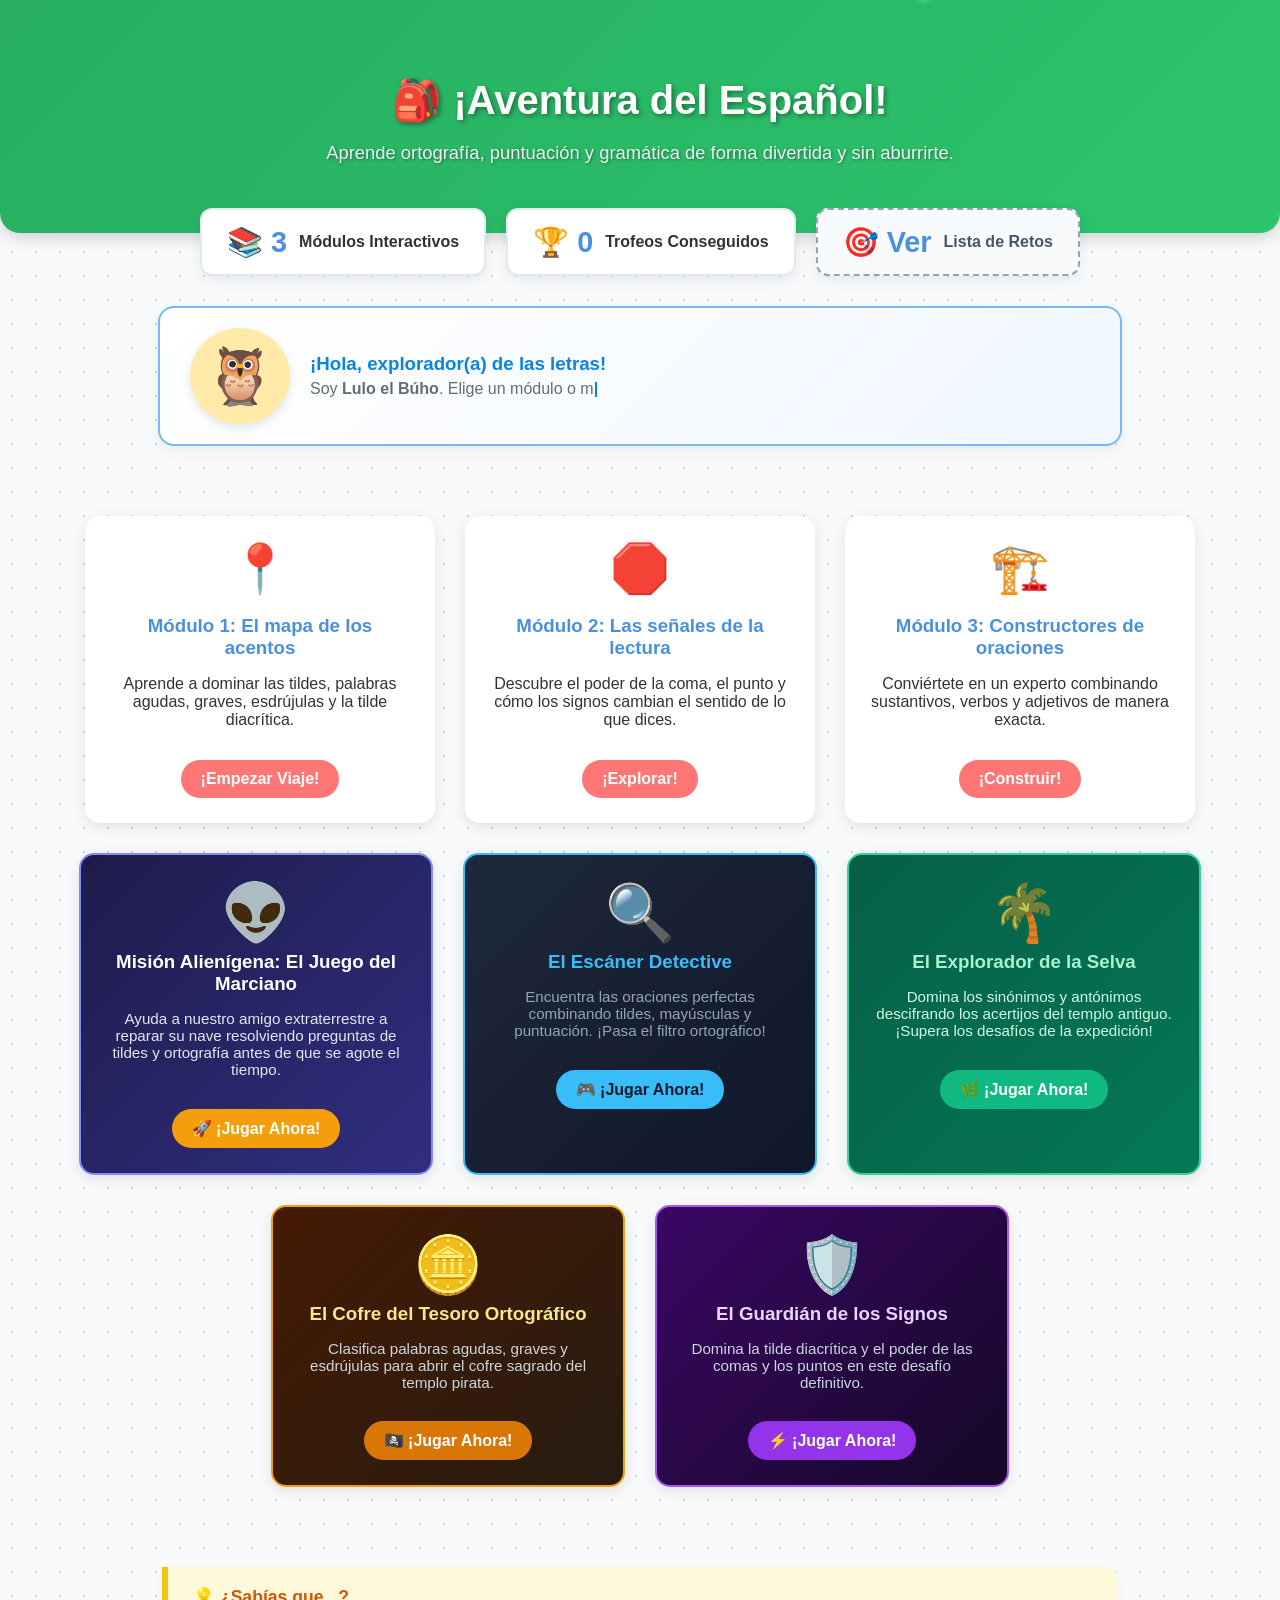
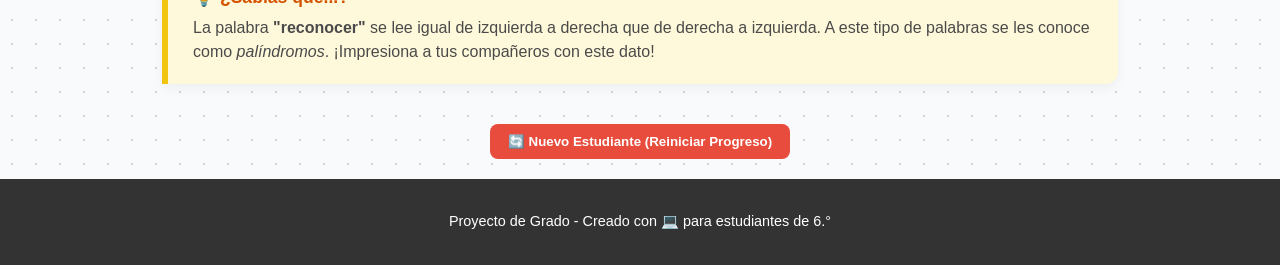
<file: index.html>
<!DOCTYPE html>
<html lang="es">
<head>
    <meta charset="UTF-8">
    <meta name="viewport" content="width=device-width, initial-scale=1.0">
    <title>Aventura del Español - 6° Grado</title>
    <link rel="stylesheet" href="style.css">
</head>
<body>

    <header class="hero">
        <div id="lluvia-letras"></div>

        <div class="hero-content">
            <h1>🎒 ¡Aventura del Español!</h1>
            <p>Aprende ortografía, puntuación y gramática de forma divertida y sin aburrirte.</p>
        </div>
    </header>

    <div class="barra-estadisticas">
        <div class="caja-dato">
            <span class="num">📚 3</span>
            <span>Módulos Interactivos</span>
        </div>
        <div class="caja-dato">
            <span class="num" id="contador-logros">🏆 0</span>
            <span>Trofeos Conseguidos</span>
        </div>
        <!-- Botón que lleva a la página de retos -->
        <a href="retos.html" class="caja-dato" style="text-decoration: none; color: inherit; cursor: pointer; background-color: #f8fafc; border: 2px dashed #94a3b8; transition: transform 0.2s;">
            <span class="num">🎯 Ver</span>
            <span style="font-weight: bold; color: #475569;">Lista de Retos</span>
        </a>
    </div>

    <div class="seccion-mascota">
        <div class="avatar-mascota">🦉</div>
        <div class="mensaje-mascota">
            <h3>¡Hola, explorador(a) de las letras!</h3>
            <p>Soy <b>Lulo el Búho</b>. <span id="texto-maquina"></span><span class="cursor-maquina">|</span></p>
        </div>
    </div>

    <main class="contenedor-modulos">
        
        <div id="tarjeta-mod-1" class="tarjeta-modulo">
            <div class="icono">📍</div>
            <h3>Módulo 1: El mapa de los acentos</h3>
            <p>Aprende a dominar las tildes, palabras agudas, graves, esdrújulas y la tilde diacrítica.</p>
            <a href="modulo1.html" class="boton">¡Empezar Viaje!</a>
        </div>

        <!-- Módulo 2 -->
        <div id="tarjeta-mod-2" class="tarjeta-modulo">
            <div class="icono">🛑</div>
            <h3>Módulo 2: Las señales de la lectura</h3>
            <p>Descubre el poder de la coma, el punto y cómo los signos cambian el sentido de lo que dices.</p>
            <a href="modulo2.html" class="boton">¡Explorar!</a>
        </div>

        <!-- Módulo 3 (Test / Rascacielos) -->
        <div id="tarjeta-mod-3" class="tarjeta-modulo">
            <div class="icono">🏗️</div>
            <h3>Módulo 3: Constructores de oraciones</h3>
            <p>Conviértete en un experto combinando sustantivos, verbos y adjetivos de manera exacta.</p>
            <a href="modulo3.html" class="boton">¡Construir!</a>
        </div>

        <!-- JUEGO 1: EL MARCIANO -->
        <div id="tarjeta-juego-marciano" class="tarjeta-modulo" style="background: linear-gradient(135deg, #1e1b4b, #312e81); color: #ffffff; border: 2px solid #818cf8; text-align: center;">
            <div class="icono" style="font-size: 3.5rem; margin-bottom: 5px;">👽</div>
            <h3 style="color: #ffffff; margin-top: 5px;">Misión Alienígena: El Juego del Marciano</h3>
            <p style="color: #e2e8f0; font-size: 0.95rem;">Ayuda a nuestro amigo extraterrestre a reparar su nave resolviendo preguntas de tildes y ortografía antes de que se agote el tiempo.</p>
            <a href="juegos.html" class="boton" style="background-color: #f59e0b; color: #ffffff; font-weight: bold;">🚀 ¡Jugar Ahora!</a>
        </div>

        <!-- JUEGO 2: EL ESCÁNER DETECTIVE -->
        <div id="tarjeta-juego-detective" class="tarjeta-modulo" style="background: linear-gradient(135deg, #1e293b, #0f172a); color: #ffffff; border: 2px solid #38bdf8; text-align: center;">
            <div class="icono" style="font-size: 3.5rem; margin-bottom: 5px;">🔍</div>
            <h3 style="color: #38bdf8; margin-top: 5px;">El Escáner Detective</h3>
            <p style="color: #94a3b8; font-size: 0.95rem;">Encuentra las oraciones perfectas combinando tildes, mayúsculas y puntuación. ¡Pasa el filtro ortográfico!</p>
            <a href="detective.html" class="boton" style="background-color: #38bdf8; color: #0f172a; font-weight: bold;">🎮 ¡Jugar Ahora!</a>
        </div>

        <!-- JUEGO 3: EL EXPLORADOR DE LA SELVA -->
        <div id="tarjeta-juego-explorador" class="tarjeta-modulo" style="background: linear-gradient(135deg, #065f46, #047857); color: #ffffff; border: 2px solid #34d399; text-align: center;">
            <div class="icono" style="font-size: 3.5rem; margin-bottom: 5px;">🌴</div>
            <h3 style="color: #a7f3d0; margin-top: 5px;">El Explorador de la Selva</h3>
            <p style="color: #d1fae5; font-size: 0.95rem;">Domina los sinónimos y antónimos descifrando los acertijos del templo antiguo. ¡Supera los desafíos de la expedición!</p>
            <a href="explorador.html" class="boton" style="background-color: #10b981; color: #ffffff; font-weight: bold;">🌿 ¡Jugar Ahora!</a>
        </div>

        <!-- JUEGO 4: EL COFRE DEL TESORO ORTOGRÁFICO (ESTILO PIRATA) -->
        <div id="tarjeta-juego-tesoro" class="tarjeta-modulo" style="background: linear-gradient(135deg, #451a03, #271c12); color: #fef3c7; border: 2px solid #f59e0b; text-align: center;">
            <div class="icono" style="font-size: 3.5rem; margin-bottom: 5px;">🪙</div>
            <h3 style="color: #fde68a; margin-top: 5px;">El Cofre del Tesoro Ortográfico</h3>
            <p style="color: #d1d5db; font-size: 0.95rem;">Clasifica palabras agudas, graves y esdrújulas para abrir el cofre sagrado del templo pirata.</p>
            <a href="tesoro.html" class="boton" style="background-color: #d97706; color: #ffffff; font-weight: bold;">🏴‍☠️ ¡Jugar Ahora!</a>
        </div>

        <!-- JUEGO 5: EL GUARDIÁN DE LOS SIGNOS (ESTILO ARCANO / MÍSTICO) -->
        <div id="tarjeta-juego-guardian" class="tarjeta-modulo" style="background: linear-gradient(135deg, #3b0764, #140826); color: #f3e8ff; border: 2px solid #a855f7; text-align: center;">
            <div class="icono" style="font-size: 3.5rem; margin-bottom: 5px;">🛡️</div>
            <h3 style="color: #e9d5ff; margin-top: 5px;">El Guardián de los Signos</h3>
            <p style="color: #cbd5e1; font-size: 0.95rem;">Domina la tilde diacrítica y el poder de las comas y los puntos en este desafío definitivo.</p>
            <a href="guardian.html" class="boton" style="background-color: #9333ea; color: #ffffff; font-weight: bold;">⚡ ¡Jugar Ahora!</a>
        </div>

    </main>

    <div class="caja-dato-curioso">
        <h4>💡 ¿Sabías que...?</h4>
        <p>La palabra <b>"reconocer"</b> se lee igual de izquierda a derecha que de derecha a izquierda. A este tipo de palabras se les conoce como <i>palíndromos</i>. ¡Impresiona a tus compañeros con este dato!</p>
    </div>

    <div style="text-align: center; margin: 30px 0 20px 0;">
        <button onclick="reiniciarProgreso()" style="background-color: #e74c3c; color: white; border: none; padding: 10px 18px; border-radius: 8px; cursor: pointer; font-weight: bold;">
            🔄 Nuevo Estudiante (Reiniciar Progreso)
        </button>
    </div>

    <footer>
        <p>Proyecto de Grado - Creado con 💻 para estudiantes de 6.°</p>
    </footer>

    <script src="index_logica.js"></script>
</body>
</html>
</file>
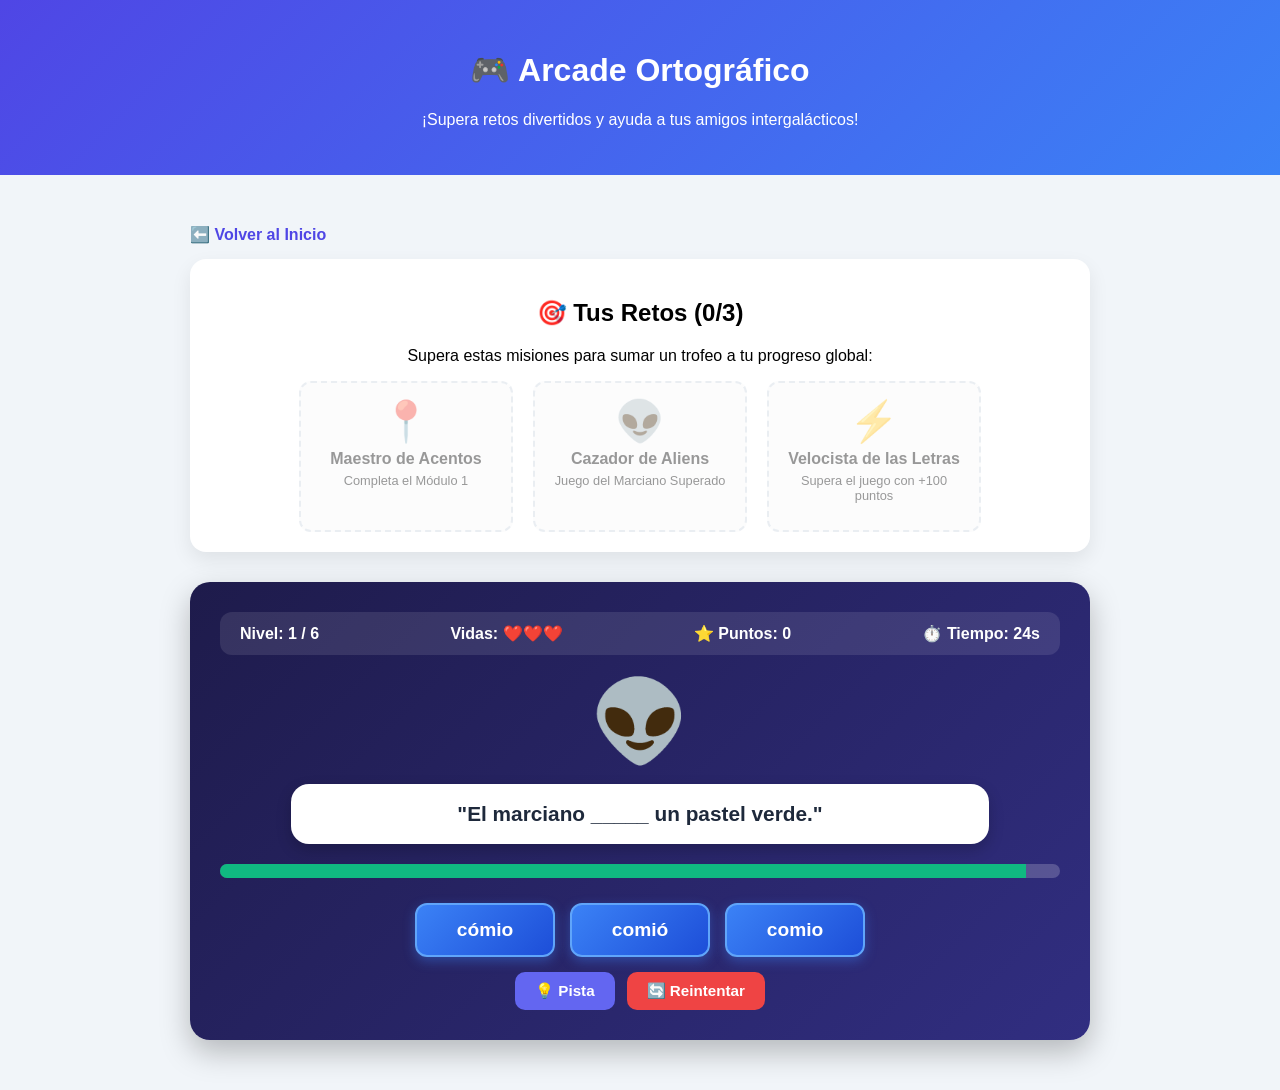
<file: juegos.html>
<!DOCTYPE html>
<html lang="es">
<head>
    <meta charset="UTF-8">
    <meta name="viewport" content="width=device-width, initial-scale=1.0">
    <title>Arcade Ortográfico - Misión Alienígena</title>
    <style>
        /* Estilos generales */
        body {
            font-family: 'Segoe UI', Tahoma, Geneva, Verdana, sans-serif;
            background-color: #f1f5f9;
            margin: 0;
            padding: 0;
        }

        .hero {
            background: linear-gradient(135deg, #4f46e5, #3b82f6);
            color: white;
            text-align: center;
        }

        .contenedor-juegos {
            max-width: 900px;
            margin: 30px auto;
            padding: 20px;
        }

        /* Sección de Retos (Antes Vitrina de Trofeos) */
        .seccion-trofeos {
            background: #ffffff;
            border-radius: 16px;
            padding: 20px;
            box-shadow: 0 8px 20px rgba(0,0,0,0.08);
            margin-bottom: 30px;
            text-align: center;
        }

        .grid-trofeos {
            display: flex;
            justify-content: center;
            gap: 20px;
            flex-wrap: wrap;
            margin-top: 15px;
        }

        .tarjeta-trofeo {
            background: #f8f9fa;
            border: 2px dashed #cbd5e1;
            border-radius: 12px;
            padding: 15px;
            width: 180px;
            text-align: center;
            opacity: 0.4;
            transition: all 0.3s ease;
        }

        .tarjeta-trofeo.desbloqueado {
            opacity: 1;
            border: 2px solid #f1c40f;
            background: #fffdf0;
            box-shadow: 0 4px 12px rgba(241, 196, 15, 0.25);
            transform: scale(1.03);
        }

        .tarjeta-trofeo .emoji-trofeo {
            font-size: 2.5rem;
            display: block;
            margin-bottom: 5px;
        }

        /* Área del Juego del Marciano */
        .arena-juego {
            background: linear-gradient(135deg, #1e1b4b, #312e81);
            color: #ffffff;
            border-radius: 20px;
            padding: 30px;
            box-shadow: 0 12px 30px rgba(0, 0, 0, 0.25);
            text-align: center;
            position: relative;
            transition: background 0.5s ease, box-shadow 0.5s ease;
        }

        .arena-juego.juego-completado {
            background: linear-gradient(135deg, #059669, #10b981);
            box-shadow: 0 12px 30px rgba(16, 185, 129, 0.4);
        }

        .encabezado-juego {
            display: flex;
            justify-content: space-between;
            align-items: center;
            background: rgba(255, 255, 255, 0.1);
            padding: 12px 20px;
            border-radius: 12px;
            margin-bottom: 20px;
            font-weight: bold;
            flex-wrap: wrap;
            gap: 10px;
        }

        .encabezado-juego.completado-texto {
            justify-content: center;
            font-size: 1.5rem;
            background: rgba(255, 255, 255, 0.2);
        }

        .avatar-alien {
            font-size: 5rem;
            margin: 10px 0;
            animation: flotarAlien 3s ease-in-out infinite;
        }

        @keyframes flotarAlien {
            0%, 100% { transform: translateY(0px); }
            50% { transform: translateY(-12px); }
        }

        .bocadillo-alien {
            background: #ffffff;
            color: #1e293b;
            padding: 18px 24px;
            border-radius: 18px;
            font-size: 1.3rem;
            font-weight: bold;
            margin: 15px auto;
            max-width: 650px;
            box-shadow: 0 6px 15px rgba(0,0,0,0.2);
            position: relative;
        }

        .contenedor-tiempo {
            width: 100%;
            background: rgba(255, 255, 255, 0.2);
            border-radius: 10px;
            height: 14px;
            margin: 20px 0;
            overflow: hidden;
        }

        .barra-tiempo {
            height: 100%;
            width: 100%;
            background: #10b981;
            transition: width 1s linear, background-color 0.3s;
        }

        .grid-opciones {
            display: flex;
            justify-content: center;
            gap: 15px;
            flex-wrap: wrap;
            margin: 25px 0 15px 0;
        }

        .btn-opcion-palabra {
            background: linear-gradient(135deg, #3b82f6, #1d4ed8);
            color: #ffffff;
            border: 2px solid #60a5fa;
            padding: 14px 28px;
            font-size: 1.2rem;
            border-radius: 12px;
            font-weight: bold;
            cursor: pointer;
            box-shadow: 0 4px 12px rgba(59, 130, 246, 0.4);
            transition: transform 0.2s, background 0.2s, opacity 0.2s;
            min-width: 140px;
        }

        .btn-opcion-palabra:hover:not(:disabled) {
            transform: translateY(-3px) scale(1.04);
            background: linear-gradient(135deg, #60a5fa, #2563eb);
            box-shadow: 0 6px 18px rgba(59, 130, 246, 0.6);
        }

        .btn-opcion-palabra:disabled {
            background: #64748b;
            border-color: #94a3b8;
            opacity: 0.4;
            cursor: not-allowed;
            box-shadow: none;
        }

        .caja-acciones {
            display: flex;
            justify-content: center;
            gap: 12px;
            margin-top: 15px;
        }

        .boton-juego {
            border: none;
            padding: 10px 20px;
            font-size: 0.95rem;
            border-radius: 10px;
            font-weight: bold;
            cursor: pointer;
            transition: transform 0.2s, background-color 0.2s;
            color: #ffffff;
        }

        .boton-pista { background-color: #6366f1; }
        .boton-pista:hover:not(:disabled) { background-color: #4f46e5; transform: translateY(-2px); }
        .boton-reintentar { background-color: #ef4444; }
        .boton-reintentar:hover { background-color: #dc2626; transform: translateY(-2px); }

        .caja-retroalimentacion {
            display: none;
            margin-top: 18px;
            padding: 15px;
            border-radius: 12px;
            font-weight: 500;
        }

        .caja-retroalimentacion.correcta {
            background-color: rgba(255, 255, 255, 0.25);
            border: 1px solid #ffffff;
            color: #ffffff;
        }

        .caja-retroalimentacion.incorrecta {
            background-color: rgba(239, 68, 68, 0.25);
            border: 1px solid #ef4444;
            color: #fca5a5;
        }

        .boton-volver {
            display: inline-block;
            margin-bottom: 15px;
            color: #4f46e5;
            text-decoration: none;
            font-weight: bold;
        }
    </style>
</head>
<body>

    <header class="hero" style="padding: 30px 20px;">
        <div class="hero-content">
            <h1>🎮 Arcade Ortográfico</h1>
            <p>¡Supera retos divertidos y ayuda a tus amigos intergalácticos!</p>
        </div>
    </header>

    <div class="contenedor-juegos">
        <a href="index.html" class="boton-volver">⬅️ Volver al Inicio</a>

        <section class="seccion-trofeos">
            <h2>🎯 Tus Retos (<span id="contador-trofeos">0</span>/3)</h2>
            <p>Supera estas misiones para sumar un trofeo a tu progreso global:</p>
            <div class="grid-trofeos">
                <div id="trofeo-mod1" class="tarjeta-trofeo">
                    <span class="emoji-trofeo">📍</span>
                    <strong>Maestro de Acentos</strong>
                    <p style="font-size: 0.8rem; margin-top: 5px;">Completa el Módulo 1</p>
                </div>

                <div id="trofeo-alien" class="tarjeta-trofeo">
                    <span class="emoji-trofeo">👽</span>
                    <strong>Cazador de Aliens</strong>
                    <p style="font-size: 0.8rem; margin-top: 5px;">Juego del Marciano Superado</p>
                </div>

                <div id="trofeo-velocidad" class="tarjeta-trofeo">
                    <span class="emoji-trofeo">⚡</span>
                    <strong>Velocista de las Letras</strong>
                    <p style="font-size: 0.8rem; margin-top: 5px;">Supera el juego con +100 puntos</p>
                </div>
            </div>
        </section>

        <section id="zona-juego" class="arena-juego">
            <div id="encabezado-dinamico" class="encabezado-juego"></div>
            <div id="alien-avatar" class="avatar-alien">👽</div>
            <div class="bocadillo-alien">
                <span id="mensaje-alien">Cargando misión...</span>
            </div>
            <div class="contenedor-tiempo">
                <div id="barra-tiempo" class="barra-tiempo"></div>
            </div>
            <div id="contenedor-opciones" class="grid-opciones"></div>
            <div class="caja-acciones">
                <button id="btn-pista-juego" class="boton-juego boton-pista" onclick="usarPista()">💡 Pista</button>
                <button class="boton-juego boton-reintentar" onclick="reintentarJuego()">🔄 Reintentar</button>
            </div>
            <div id="caja-feedback" class="caja-retroalimentacion"></div>
        </section>
    </div>

    <script>
        const AudioContext = window.AudioContext || window.webkitAudioContext;
        let audioCtx = null;

        function iniciarAudio() {
            if (!audioCtx) audioCtx = new AudioContext();
            if (audioCtx.state === 'suspended') audioCtx.resume();
        }

        function tocarSonido(tipo) {
            iniciarAudio();
            if (!audioCtx) return;
            const osc = audioCtx.createOscillator();
            const gain = audioCtx.createGain();
            osc.connect(gain);
            gain.connect(audioCtx.destination);
            const ahora = audioCtx.currentTime;

            if (tipo === 'acierto') {
                osc.type = 'sine';
                osc.frequency.setValueAtTime(523.25, ahora);
                osc.frequency.setValueAtTime(659.25, ahora + 0.08);
                gain.gain.setValueAtTime(0.15, ahora);
                gain.gain.exponentialRampToValueAtTime(0.001, ahora + 0.35);
                osc.start(ahora);
                osc.stop(ahora + 0.35);
            } else if (tipo === 'victoria') {
                osc.type = 'sine';
                osc.frequency.setValueAtTime(523.25, ahora);
                osc.frequency.setValueAtTime(783.99, ahora + 0.12);
                osc.frequency.setValueAtTime(1046.50, ahora + 0.24);
                gain.gain.setValueAtTime(0.2, ahora);
                gain.gain.exponentialRampToValueAtTime(0.001, ahora + 0.6);
                osc.start(ahora);
                osc.stop(ahora + 0.6);
            } else {
                osc.type = 'sawtooth';
                osc.frequency.setValueAtTime(180, ahora);
                osc.frequency.linearRampToValueAtTime(80, ahora + 0.25);
                gain.gain.setValueAtTime(0.2, ahora);
                gain.gain.exponentialRampToValueAtTime(0.001, ahora + 0.25);
                osc.start(ahora);
                osc.stop(ahora + 0.25);
            }
        }

        const bancoBasePreguntas = [
            { fraseIncompleta: "El marciano _____ un pastel verde.", opciones: ["comio", "comió", "cómio"], correcta: "comió", pista: "Lleva tilde por ser palabra aguda terminada en vocal.", regla: "¡Excelente! 'Comió' lleva tilde en la 'ó'." },
            { fraseIncompleta: "Ayer _____ la luna en nave.", opciones: ["vicitamos", "visitamos", "bisitamos"], correcta: "visitamos", pista: "Se escribe con 'v' y con 's'.", regla: "¡Bien! 'Visitamos' va con S, no con C." },
            { fraseIncompleta: "No _____ si podré volver a mi planeta.", opciones: ["se", "sé", "ce"], correcta: "sé", pista: "'Sé' del verbo saber lleva tilde diacrítica.", regla: "¡Increíble! Corregiste la tilde diacrítica de 'sé'." },
            { fraseIncompleta: "La nave _____ una falla en el motor.", opciones: ["tubo", "tuvo", "tubó"], correcta: "tuvo", pista: "Del verbo tener, se escribe con 'v'.", regla: "¡Correcto! 'Tuvo' (del verbo tener) va con V." },
            { fraseIncompleta: "Me gusta comprender la _____.", opciones: ["gramatica", "gramática", "gramatíca"], correcta: "gramática", pista: "Lleva tilde por ser esdrújula.", regla: "¡Súper! 'gramática' es esdrújula." },
            { fraseIncompleta: "El astronauta lleva un _____ espacial.", opciones: ["casco", "kasco", "cazco"], correcta: "casco", pista: "Se escribe con C inicial y S en medio.", regla: "¡Excelente! Se escribe con C y S." }
        ];

        let bancoPreguntasMezclado = [];
        let nivelActual = 0;
        let puntos = 0;
        let vidas = 3;
        let tiempoRestante = 25;
        let temporizador = null;
        let tiempoMaximo = 25;

        function mezclarArreglo(arreglo) {
            return [...arreglo].sort(() => Math.random() - 0.5);
        }

        document.addEventListener("DOMContentLoaded", function() {
            comprobarTrofeos();
            if (localStorage.getItem("juego_marciano_completado") === "true") {
                restaurarJuegoCompletado();
            } else {
                iniciarJuegoNuevo();
            }
        });

        function restaurarJuegoCompletado() {
            document.getElementById("zona-juego").classList.add("juego-completado");
            const encabezado = document.getElementById("encabezado-dinamico");
            encabezado.className = "encabezado-juego completado-texto";
            encabezado.innerHTML = "✅ JUEGO COMPLETADO";
            document.getElementById("alien-avatar").innerText = "🏆";
            document.getElementById("mensaje-alien").innerText = "¡Misión completada con éxito!";
            document.getElementById("contenedor-opciones").innerHTML = "";
            document.getElementById("btn-pista-juego").disabled = true;

            const feedback = document.getElementById("caja-feedback");
            feedback.className = "caja-retroalimentacion correcta";
            feedback.innerHTML = "🎉 Ya ganaste esta misión y tus retos están a salvo. Si deseas seguir practicando, presiona <b>🔄 Reintentar</b>.";
            feedback.style.display = "block";
            document.getElementById("barra-tiempo").style.width = "100%";
        }

        function construirEncabezado() {
            const encabezado = document.getElementById("encabezado-dinamico");
            encabezado.className = "encabezado-juego";
            encabezado.innerHTML = `
                <span>Nivel: <span id="txt-nivel">${nivelActual + 1}</span> / <span id="txt-total-niveles">${bancoPreguntasMezclado.length}</span></span>
                <span>Vidas: <span id="txt-vidas">❤️❤️❤️</span></span>
                <span>⭐ Puntos: <span id="txt-puntos">${puntos}</span></span>
                <span>⏱️ Tiempo: <span id="txt-tiempo">${tiempoRestante}</span>s</span>
            `;
            actualizarVidasUI();
        }

        function iniciarJuegoNuevo() {
            bancoPreguntasMezclado = mezclarArreglo(bancoBasePreguntas);
            nivelActual = 0;
            puntos = 0;
            vidas = 3;
            document.getElementById("zona-juego").classList.remove("juego-completado");
            document.getElementById("caja-feedback").style.display = "none";
            construirEncabezado();
            iniciarNivel();
        }

        function actualizarVidasUI() {
            const vidasContenedor = document.getElementById("txt-vidas");
            if (vidasContenedor) vidasContenedor.innerText = vidas > 0 ? "❤️".repeat(vidas) : "💀";
        }

        function iniciarNivel() {
            if (nivelActual >= bancoPreguntasMezclado.length) {
                completarJuego();
                return;
            }

            const datos = bancoPreguntasMezclado[nivelActual];
            const txtNivel = document.getElementById("txt-nivel");
            if(txtNivel) txtNivel.innerText = nivelActual + 1;
            document.getElementById("mensaje-alien").innerText = `"${datos.fraseIncompleta}"`;
            document.getElementById("caja-feedback").style.display = "none";
            document.getElementById("alien-avatar").innerText = "👽";
            document.getElementById("btn-pista-juego").disabled = false;

            const contenedorOpciones = document.getElementById("contenedor-opciones");
            contenedorOpciones.innerHTML = "";
            const opcionesAleatorias = mezclarArreglo(datos.opciones);
            opcionesAleatorias.forEach((opcionTexto) => {
                const boton = document.createElement("button");
                boton.className = "btn-opcion-palabra";
                boton.innerText = opcionTexto;
                boton.onclick = (e) => verificarRespuesta(opcionTexto, e.target);
                contenedorOpciones.appendChild(boton);
            });

            tiempoMaximo = Math.max(12, 25 - (nivelActual * 1.5));
            tiempoRestante = Math.round(tiempoMaximo);
            actualizarBarraTiempo();
            iniciarTemporizador();
        }

        function iniciarTemporizador() {
            clearInterval(temporizador);
            temporizador = setInterval(() => {
                tiempoRestante--;
                const txtTiempo = document.getElementById("txt-tiempo");
                if(txtTiempo) txtTiempo.innerText = tiempoRestante;
                actualizarBarraTiempo();
                if (tiempoRestante <= 0) {
                    clearInterval(temporizador);
                    descontarVida("⏱️ ¡Se acabó el tiempo!");
                }
            }, 1000);
        }

        function actualizarBarraTiempo() {
            const porcentaje = (tiempoRestante / tiempoMaximo) * 100;
            const barra = document.getElementById("barra-tiempo");
            barra.style.width = `${porcentaje}%`;
            if (porcentaje < 30) barra.style.backgroundColor = "#ef4444";
            else if (porcentaje < 60) barra.style.backgroundColor = "#f59e0b";
            else barra.style.backgroundColor = "#10b981";
        }

        function verificarRespuesta(palabraSeleccionada, botonPresionado) {
            const datos = bancoPreguntasMezclado[nivelActual];
            if (palabraSeleccionada === datos.correcta) {
                clearInterval(temporizador);
                tocarSonido('acierto');
                puntos += 20;
                const txtPuntos = document.getElementById("txt-puntos");
                if(txtPuntos) txtPuntos.innerText = puntos;
                document.getElementById("alien-avatar").innerText = "🛸";
                desactivarOpciones();
                mostrarFeedback(true, datos.regla);
                nivelActual++;
                setTimeout(iniciarNivel, 2300);
            } else {
                botonPresionado.disabled = true;
                descontarVida("❌ ¡Respuesta incorrecta!");
            }
        }

        function descontarVida(motivo) {
            vidas--;
            actualizarVidasUI();
            if (vidas <= 0) perderJuego(`${motivo} Te has quedado sin vidas.`);
            else {
                tocarSonido('error');
                document.getElementById("alien-avatar").innerText = "💥";
                mostrarFeedback(false, `${motivo} Perdiste 1 vida.`);
            }
        }

        function perderJuego(mensaje) {
            clearInterval(temporizador);
            tocarSonido('error');
            document.getElementById("alien-avatar").innerText = "💀";
            document.getElementById("mensaje-alien").innerText = "¡MISIÓN FALLIDA!";
            document.getElementById("btn-pista-juego").disabled = true;
            desactivarOpciones();
            mostrarFeedback(false, `💔 <b>¡JUEGO TERMINADO!</b> ${mensaje}`);
        }

        function desactivarOpciones() {
            document.querySelectorAll(".btn-opcion-palabra").forEach(btn => btn.disabled = true);
        }

        function usarPista() {
            const feedback = document.getElementById("caja-feedback");
            feedback.className = "caja-retroalimentacion incorrecta";
            feedback.innerHTML = `💡 <b>Pista:</b> ${bancoPreguntasMezclado[nivelActual].pista}`;
            feedback.style.display = "block";
        }

        function mostrarFeedback(esCorrecto, mensaje) {
            const feedback = document.getElementById("caja-feedback");
            feedback.className = `caja-retroalimentacion ${esCorrecto ? 'correcta' : 'incorrecta'}`;
            feedback.innerHTML = mensaje;
            feedback.style.display = "block";
        }

        function reintentarJuego() {
            clearInterval(temporizador);
            iniciarJuegoNuevo();
            comprobarTrofeos(); 
        }

        function completarJuego() {
            clearInterval(temporizador);
            tocarSonido('victoria');
            document.getElementById("zona-juego").classList.add("juego-completado");
            const encabezado = document.getElementById("encabezado-dinamico");
            encabezado.className = "encabezado-juego completado-texto";
            encabezado.innerHTML = "✅ JUEGO COMPLETADO";
            document.getElementById("alien-avatar").innerText = "🏆";
            document.getElementById("mensaje-alien").innerText = "¡Excelente ortografía!";
            document.getElementById("contenedor-opciones").innerHTML = "";
            document.getElementById("btn-pista-juego").disabled = true;
            mostrarFeedback(true, "🎉 ¡Felicidades! Superaste la misión.");

            localStorage.setItem("trofeo_alien_completado", "true");
            localStorage.setItem("juego_marciano_completado", "true"); 
            if (puntos >= 100) {
                localStorage.setItem("trofeo_velocidad_completado", "true");
            }
            comprobarTrofeos();
        }

        function comprobarTrofeos() {
            let contadorTrofeos = 0;
            if (localStorage.getItem("modulo1_completado") === "true" || sessionStorage.getItem("modulo1_completado") === "true") {
                document.getElementById("trofeo-mod1").classList.add("desbloqueado");
                contadorTrofeos++;
            } else document.getElementById("trofeo-mod1").classList.remove("desbloqueado");

            if (localStorage.getItem("trofeo_alien_completado") === "true") {
                document.getElementById("trofeo-alien").classList.add("desbloqueado");
                contadorTrofeos++;
            } else document.getElementById("trofeo-alien").classList.remove("desbloqueado");

            if (localStorage.getItem("trofeo_velocidad_completado") === "true") {
                document.getElementById("trofeo-velocidad").classList.add("desbloqueado");
                contadorTrofeos++;
            } else document.getElementById("trofeo-velocidad").classList.remove("desbloqueado");

            document.getElementById("contador-trofeos").innerText = contadorTrofeos;

            // Alerta a la página principal que los 3 retos están listos
            if (contadorTrofeos === 3) {
                localStorage.setItem("retos_marciano_completos", "true");
            } else {
                localStorage.setItem("retos_marciano_completos", "false");
            }
        }
    </script>
</body>
</html>
</file>
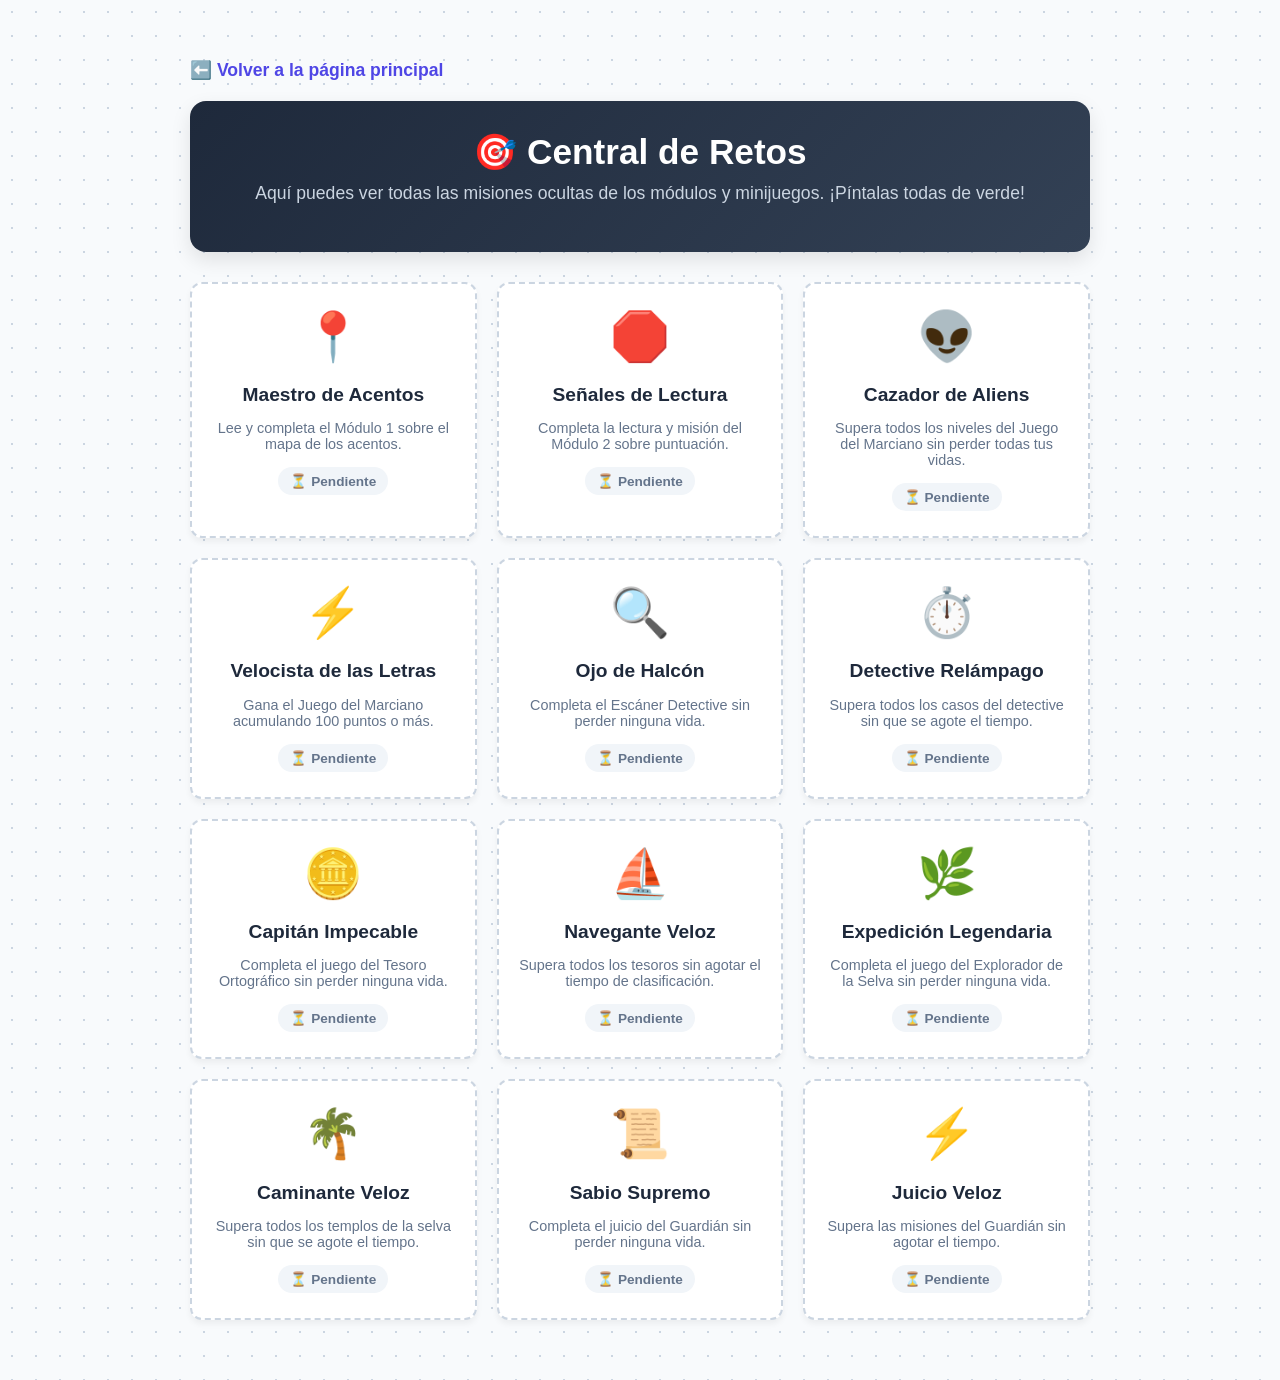
<file: retos.html>
<!DOCTYPE html>
<html lang="es">
<head>
    <meta charset="UTF-8">
    <meta name="viewport" content="width=device-width, initial-scale=1.0">
    <title>Tus Retos - Aventura del Español</title>
    <link rel="stylesheet" href="style.css">
    <style>
        .contenedor-retos {
            max-width: 900px;
            margin: 40px auto;
            padding: 20px;
        }

        .cabecera-retos {
            text-align: center;
            background: linear-gradient(135deg, #1e293b, #334155);
            color: white;
            padding: 30px 20px;
            border-radius: 16px;
            margin-bottom: 30px;
            box-shadow: 0 8px 20px rgba(0,0,0,0.1);
        }

        .grid-retos {
            display: grid;
            grid-template-columns: repeat(auto-fit, minmax(250px, 1fr));
            gap: 20px;
        }

        .tarjeta-reto {
            background-color: #ffffff;
            border: 2px dashed #cbd5e1;
            border-radius: 12px;
            padding: 25px 20px;
            text-align: center;
            transition: all 0.3s ease;
            box-shadow: 0 4px 6px rgba(0,0,0,0.05);
        }

        .tarjeta-reto.completada {
            background-color: #ecfdf5;
            border: 2px solid #10b981;
            transform: translateY(-5px);
            box-shadow: 0 8px 15px rgba(16, 185, 129, 0.2);
        }

        .icono-reto {
            font-size: 3rem;
            display: block;
            margin-bottom: 10px;
        }

        .titulo-reto {
            font-size: 1.2rem;
            color: #1e293b;
            margin-bottom: 5px;
        }

        .descripcion-reto {
            font-size: 0.9rem;
            color: #64748b;
            margin-bottom: 15px;
        }

        .estado-reto {
            display: inline-block;
            background-color: #f1f5f9;
            color: #64748b;
            padding: 6px 12px;
            border-radius: 20px;
            font-size: 0.85rem;
            font-weight: bold;
        }

        .tarjeta-reto.completada .estado-reto {
            background-color: #10b981;
            color: #ffffff;
        }

        .btn-volver {
            display: inline-block;
            margin-bottom: 20px;
            color: #4f46e5;
            text-decoration: none;
            font-weight: bold;
            font-size: 1.1rem;
        }
        
        .btn-volver:hover {
            text-decoration: underline;
        }
    </style>
</head>
<body style="background-color: #f8fafc;">

    <div class="contenedor-retos">
        <a href="index.html" class="btn-volver">⬅️ Volver a la página principal</a>

        <div class="cabecera-retos">
            <h1 style="margin: 0; font-size: 2.2rem;">🎯 Central de Retos</h1>
            <p style="margin-top: 10px; font-size: 1.1rem; color: #cbd5e1;">Aquí puedes ver todas las misiones ocultas de los módulos y minijuegos. ¡Píntalas todas de verde!</p>
        </div>

        <div class="grid-retos">
            
            <!-- Reto 1: Módulo 1 -->
            <div id="reto-1" class="tarjeta-reto">
                <span class="icono-reto">📍</span>
                <h3 class="titulo-reto">Maestro de Acentos</h3>
                <p class="descripcion-reto">Lee y completa el Módulo 1 sobre el mapa de los acentos.</p>
                <span id="estado-1" class="estado-reto">⏳ Pendiente</span>
            </div>

            <!-- Reto 2: Módulo 2 -->
            <div id="reto-2" class="tarjeta-reto">
                <span class="icono-reto">🛑</span>
                <h3 class="titulo-reto">Señales de Lectura</h3>
                <p class="descripcion-reto">Completa la lectura y misión del Módulo 2 sobre puntuación.</p>
                <span id="estado-2" class="estado-reto">⏳ Pendiente</span>
            </div>

            <!-- Reto 3: Juego Marciano -->
            <div id="reto-3" class="tarjeta-reto">
                <span class="icono-reto">👽</span>
                <h3 class="titulo-reto">Cazador de Aliens</h3>
                <p class="descripcion-reto">Supera todos los niveles del Juego del Marciano sin perder todas tus vidas.</p>
                <span id="estado-3" class="estado-reto">⏳ Pendiente</span>
            </div>

            <!-- Reto 4: Velocista de las Letras -->
            <div id="reto-4" class="tarjeta-reto">
                <span class="icono-reto">⚡</span>
                <h3 class="titulo-reto">Velocista de las Letras</h3>
                <p class="descripcion-reto">Gana el Juego del Marciano acumulando 100 puntos o más.</p>
                <span id="estado-4" class="estado-reto">⏳ Pendiente</span>
            </div>

            <!-- Reto 5: Escáner Detective - Ojo de Halcón -->
            <div id="reto-5" class="tarjeta-reto">
                <span class="icono-reto">🔍</span>
                <h3 class="titulo-reto">Ojo de Halcón</h3>
                <p class="descripcion-reto">Completa el Escáner Detective sin perder ninguna vida.</p>
                <span id="estado-5" class="estado-reto">⏳ Pendiente</span>
            </div>

            <!-- Reto 6: Escáner Detective - Detective Relámpago -->
            <div id="reto-6" class="tarjeta-reto">
                <span class="icono-reto">⏱️</span>
                <h3 class="titulo-reto">Detective Relámpago</h3>
                <p class="descripcion-reto">Supera todos los casos del detective sin que se agote el tiempo.</p>
                <span id="estado-6" class="estado-reto">⏳ Pendiente</span>
            </div>

            <!-- Reto 7: Cofre del Tesoro - Capitán Impecable -->
            <div id="reto-7" class="tarjeta-reto">
                <span class="icono-reto">🪙</span>
                <h3 class="titulo-reto">Capitán Impecable</h3>
                <p class="descripcion-reto">Completa el juego del Tesoro Ortográfico sin perder ninguna vida.</p>
                <span id="estado-7" class="estado-reto">⏳ Pendiente</span>
            </div>

            <!-- Reto 8: Cofre del Tesoro - Navegante Veloz -->
            <div id="reto-8" class="tarjeta-reto">
                <span class="icono-reto">⛵</span>
                <h3 class="titulo-reto">Navegante Veloz</h3>
                <p class="descripcion-reto">Supera todos los tesoros sin agotar el tiempo de clasificación.</p>
                <span id="estado-8" class="estado-reto">⏳ Pendiente</span>
            </div>

            <!-- Reto 9: Explorador de la Selva - Expedición Legendaria -->
            <div id="reto-9" class="tarjeta-reto">
                <span class="icono-reto">🌿</span>
                <h3 class="titulo-reto">Expedición Legendaria</h3>
                <p class="descripcion-reto">Completa el juego del Explorador de la Selva sin perder ninguna vida.</p>
                <span id="estado-9" class="estado-reto">⏳ Pendiente</span>
            </div>

            <!-- Reto 10: Explorador de la Selva - Caminante Veloz -->
            <div id="reto-10" class="tarjeta-reto">
                <span class="icono-reto">🌴</span>
                <h3 class="titulo-reto">Caminante Veloz</h3>
                <p class="descripcion-reto">Supera todos los templos de la selva sin que se agote el tiempo.</p>
                <span id="estado-10" class="estado-reto">⏳ Pendiente</span>
            </div>

            <!-- Reto 11: Guardián de los Signos - Sabio Supremo -->
            <div id="reto-11" class="tarjeta-reto">
                <span class="icono-reto">📜</span>
                <h3 class="titulo-reto">Sabio Supremo</h3>
                <p class="descripcion-reto">Completa el juicio del Guardián sin perder ninguna vida.</p>
                <span id="estado-11" class="estado-reto">⏳ Pendiente</span>
            </div>

            <!-- Reto 12: Guardián de los Signos - Juicio Veloz -->
            <div id="reto-12" class="tarjeta-reto">
                <span class="icono-reto">⚡</span>
                <h3 class="titulo-reto">Juicio Veloz</h3>
                <p class="descripcion-reto">Supera las misiones del Guardián sin agotar el tiempo.</p>
                <span id="estado-12" class="estado-reto">⏳ Pendiente</span>
            </div>
            
        </div>
    </div>

    <script>
        document.addEventListener("DOMContentLoaded", function() {
            
            function marcarComoCompletado(idTarjeta, idEstado) {
                const tarjeta = document.getElementById(idTarjeta);
                const estado = document.getElementById(idEstado);
                
                if (tarjeta && estado) {
                    tarjeta.classList.add("completada");
                    estado.innerHTML = "✅ Completado";
                }
            }

            // 1. Módulo 1
            if (localStorage.getItem("modulo1_completado") === "true" || sessionStorage.getItem("modulo1_completado") === "true") {
                marcarComoCompletado("reto-1", "estado-1");
            }

            // 2. Módulo 2
            if (localStorage.getItem("modulo2_completado") === "true") {
                marcarComoCompletado("reto-2", "estado-2");
            }

            // 3. Juego Marciano (Cazador de Aliens)
            if (localStorage.getItem("trofeo_alien_completado") === "true") {
                marcarComoCompletado("reto-3", "estado-3");
            }

            // 4. Juego Marciano (Velocista de las Letras)
            if (localStorage.getItem("trofeo_velocidad_completado") === "true") {
                marcarComoCompletado("reto-4", "estado-4");
            }

            // 5. Escáner Detective (Ojo de Halcón)
            if (localStorage.getItem("retos_detective_perfecto") === "true") {
                marcarComoCompletado("reto-5", "estado-5");
            }

            // 6. Escáner Detective (Detective Relámpago)
            if (localStorage.getItem("retos_detective_veloz") === "true") {
                marcarComoCompletado("reto-6", "estado-6");
            }

            // 7. Cofre del Tesoro (Capitán Impecable)
            if (localStorage.getItem("retos_tesoro_pirata") === "true") {
                marcarComoCompletado("reto-7", "estado-7");
            }

            // 8. Cofre del Tesoro (Navegante Veloz)
            if (localStorage.getItem("retos_tesoro_veloz") === "true") {
                marcarComoCompletado("reto-8", "estado-8");
            }

            // 9. Explorador de la Selva (Expedición Legendaria)
            if (localStorage.getItem("retos_explorador_experto") === "true") {
                marcarComoCompletado("reto-9", "estado-9");
            }

            // 10. Explorador de la Selva (Caminante Veloz)
            if (localStorage.getItem("retos_explorador_veloz") === "true") {
                marcarComoCompletado("reto-10", "estado-10");
            }

            // 11. Guardián de los Signos (Sabio Supremo)
            if (localStorage.getItem("retos_guardian_sabio") === "true") {
                marcarComoCompletado("reto-11", "estado-11");
            }

            // 12. Guardián de los Signos (Juicio Veloz)
            if (localStorage.getItem("retos_guardian_agudo") === "true") {
                marcarComoCompletado("reto-12", "estado-12");
            }

        });
    </script>

</body>
</html>
</file>
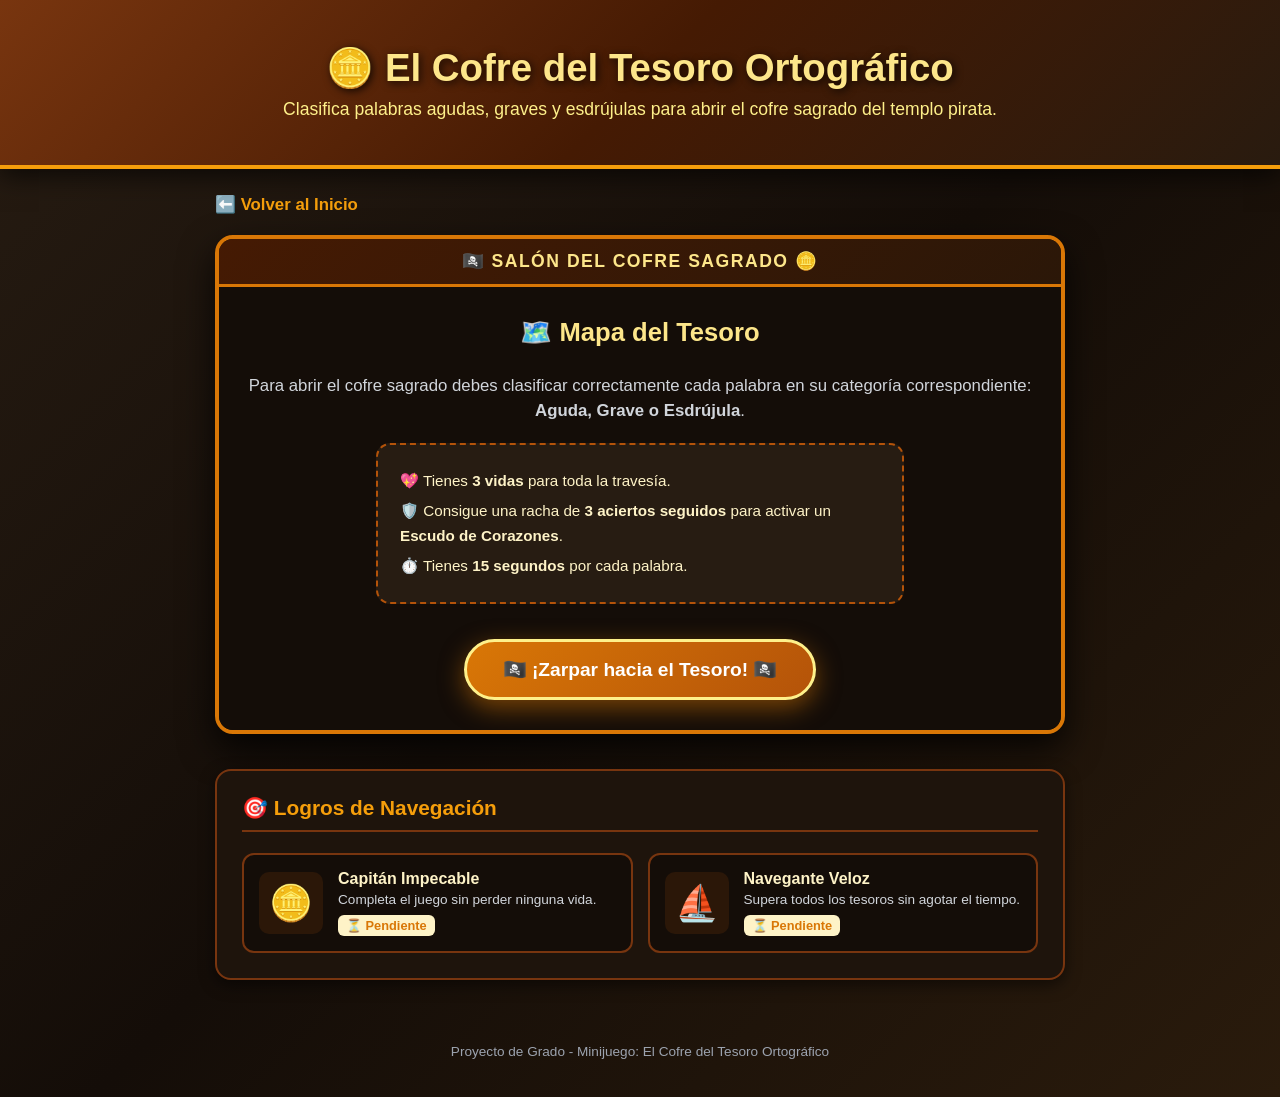
<file: tesoro.html>
<!DOCTYPE html>
<html lang="es">
<head>
    <meta charset="UTF-8">
    <meta name="viewport" content="width=device-width, initial-scale=1.0">
    <title>El Cofre del Tesoro Ortográfico - Módulo 1</title>
    <link rel="stylesheet" href="estilos_tesoro.css">
</head>
<body>

    <header class="hero-tesoro">
        <!-- Lluvia de emojis de tesoro en la cabecera -->
        <div id="lluvia-tesoro"></div>

        <div class="hero-content">
            <h1>🪙 El Cofre del Tesoro Ortográfico</h1>
            <p>Clasifica palabras agudas, graves y esdrújulas para abrir el cofre sagrado del templo pirata.</p>
        </div>
    </header>

    <main class="contenido-tesoro">
        <div class="navegacion-superior">
            <a href="index.html" class="boton-volver">⬅️ Volver al Inicio</a>
        </div>

        <!-- HUD con Vidas, Reloj y Barra de Tiempo Visual -->
        <div class="hud-juego oculto" id="hud-juego-container">
            <div class="hud-datos-fila">
                <span id="contador-vidas">Vidas: 💖💖💖</span>
                <span id="temporizador">⏱️ 15s</span>
                <span class="marcador-tesoros">Tesoro <span id="num-tesoro">1</span>/<span id="total-tesoros">9</span></span>
            </div>
            <!-- Barra de Tiempo Visual -->
            <div class="contenedor-tiempo-tesoro">
                <div class="barra-tiempo-tesoro" id="barra-tiempo-tesoro"></div>
            </div>
        </div>

        <!-- ESTRUCTURA DEL TEMPLO PIRATA -->
        <div class="marco-tesoro">
            <div class="techo-tesoro">
                <span>🏴‍☠️ SALÓN DEL COFRE SAGRADO 🪙</span>
            </div>

            <div class="zona-juego-tesoro" id="contenedor-juego-tesoro">
                <div class="pantalla-inicio-tesoro">
                    <h3>🗺️ Mapa del Tesoro</h3>
                    <p class="instruccion-tesoro">
                        Para abrir el cofre sagrado debes clasificar correctamente cada palabra en su categoría correspondiente: <b>Aguda, Grave o Esdrújula</b>.
                    </p>
                    <div class="reglas-caja-tesoro">
                        <p>💖 Tienes <b>3 vidas</b> para toda la travesía.</p>
                        <p>🛡️ Consigue una racha de <b>3 aciertos seguidos</b> para activar un <b>Escudo de Corazones</b>.</p>
                        <p>⏱️ Tienes <b>15 segundos</b> por cada palabra.</p>
                    </div>
                    <button onclick="comenzarTesoro()" class="btn-comenzar-animado">
                        🏴‍☠️ ¡Zarpar hacia el Tesoro! 🏴‍☠️
                    </button>
                </div>
            </div>
        </div>

        <!-- Insignias / Logros del Tesoro -->
        <section class="seccion-retos-tesoro">
            <h3>🎯 Logros de Navegación</h3>
            <div class="tarjetas-retos-grid">
                <div class="tarjeta-reto" id="tarjeta-reto-pirata">
                    <div class="icono-reto">🪙</div>
                    <div>
                        <h4>Capitán Impecable</h4>
                        <p>Completa el juego sin perder ninguna vida.</p>
                        <span id="status-pirata" class="status-pendiente">⏳ Pendiente</span>
                    </div>
                </div>
                <div class="tarjeta-reto" id="tarjeta-reto-veloz">
                    <div class="icono-reto">⛵</div>
                    <div>
                        <h4>Navegante Veloz</h4>
                        <p>Supera todos los tesoros sin agotar el tiempo.</p>
                        <span id="status-veloz" class="status-pendiente">⏳ Pendiente</span>
                    </div>
                </div>
            </div>
        </section>
    </main>

    <footer>
        <p>Proyecto de Grado - Minijuego: El Cofre del Tesoro Ortográfico</p>
    </footer>

    <script src="juego_tesoro.js"></script>
</body>
</html>
</file>
<file: style.css>
/* ==========================================
   ESTILOS EXCLUSIVOS: PÁGINA PRINCIPAL
   ========================================== */

/* 1. CONFIGURACIÓN GENERAL Y FONDO */
body {
    font-family: 'Segoe UI', Tahoma, Geneva, Verdana, sans-serif;
    margin: 0;
    padding: 0;
    background-color: #f8fafc;
    background-image: radial-gradient(#cbd5e1 1px, transparent 1px);
    background-size: 24px 24px;
    color: #333;
}

/* 2. BANNER PRINCIPAL (HERO) */
.hero {
    position: relative;
    overflow: hidden;
    background: linear-gradient(-45deg, #1e3c72, #2980b9, #2ecc71, #27ae60);
    background-size: 400% 400%;
    animation: animarFondo 8s ease infinite;
    color: white;
    text-align: center;
    padding: 50px 20px;
    border-radius: 0 0 20px 20px;
    box-shadow: 0 6px 15px rgba(0, 0, 0, 0.15);
}

.hero-content {
    position: relative;
    z-index: 2;
}

.hero h1 {
    font-size: 2.5rem;
    margin-bottom: 10px;
    color: #ffffff;
    text-shadow: 2px 2px 5px rgba(0, 0, 0, 0.4);
}

.hero p {
    color: #f1f1f1;
    font-size: 1.15rem;
    text-shadow: 1px 1px 3px rgba(0, 0, 0, 0.4);
}

@keyframes animarFondo {
    0% { background-position: 0% 50%; }
    50% { background-position: 100% 50%; }
    100% { background-position: 0% 50%; }
}

/* 3. BARRA DE ESTADÍSTICAS / LOGROS */
.barra-estadisticas {
    display: flex;
    justify-content: center;
    gap: 20px;
    flex-wrap: wrap;
    margin: -25px auto 30px auto;
    max-width: 900px;
    position: relative;
    z-index: 10;
    padding: 0 15px;
}

.caja-dato {
    background: white;
    padding: 15px 25px;
    border-radius: 12px;
    box-shadow: 0 4px 15px rgba(0, 0, 0, 0.08);
    display: flex;
    align-items: center;
    gap: 12px;
    font-weight: bold;
    color: #2d3436;
    border: 2px solid #e2e8f0;
}

.caja-dato .num {
    font-size: 1.8rem;
    color: #4a90e2;
}

/* 4. MASCOTA GUÍA (LULO EL BÚHO) */
.seccion-mascota {
    max-width: 900px;
    margin: 30px auto;
    background: linear-gradient(135deg, #ffffff, #f0f7ff);
    border: 2px solid #74b9ff;
    border-radius: 16px;
    padding: 20px 30px;
    display: flex;
    align-items: center;
    gap: 20px;
    box-shadow: 0 6px 18px rgba(0, 0, 0, 0.06);
}

.avatar-mascota {
    font-size: 3.5rem;
    background: #ffeaa7;
    padding: 15px;
    border-radius: 50%;
    box-shadow: 0 4px 10px rgba(0, 0, 0, 0.1);
    animation: flotar 3s ease-in-out infinite;
}

.mensaje-mascota h3 {
    margin: 0 0 5px 0;
    color: #0984e3;
}

.mensaje-mascota p {
    margin: 0;
    color: #636e72;
    font-size: 1rem;
}

@keyframes flotar {
    0%, 100% { transform: translateY(0); }
    50% { transform: translateY(-8px); }
}

/* 5. TARJETAS DE MÓDULOS */
.contenedor-modulos {
    display: flex;
    justify-content: center;
    gap: 30px;
    flex-wrap: wrap;
    padding: 40px 20px;
    max-width: 1200px;
    margin: 0 auto;
}

.tarjeta-modulo {
    background: white;
    border-radius: 15px;
    box-shadow: 0 4px 15px rgba(0,0,0,0.1);
    width: 300px;
    padding: 25px;
    text-align: center;
    transition: transform 0.3s ease;
}

.tarjeta-modulo:hover {
    transform: translateY(-10px);
}

.tarjeta-modulo .icono {
    font-size: 3rem;
    margin-bottom: 15px;
}

.tarjeta-modulo h3 {
    color: #4a90e2;
    margin-bottom: 15px;
}

.tarjeta-modulo.completado {
    border: 3px solid #2ecc71 !important;
    background-color: #f0fff4 !important;
    box-shadow: 0 6px 18px rgba(46, 204, 113, 0.3) !important;
}

.etiqueta-completado {
    background-color: #2ecc71;
    color: white;
    padding: 6px 14px;
    border-radius: 20px;
    font-size: 0.95rem;
    font-weight: bold;
    display: inline-block;
    margin-top: 15px;
    box-shadow: 0 2px 6px rgba(0,0,0,0.1);
}

.boton {
    display: inline-block;
    padding: 10px 20px;
    background-color: #ff7675;
    color: white;
    text-decoration: none;
    border-radius: 25px;
    font-weight: bold;
    margin-top: 15px;
    transition: background 0.2s;
}

.boton:hover {
    background-color: #d63031;
}

/* 6. ANIMACIÓN LLUVIA DE LETRAS */
#lluvia-letras {
    position: absolute;
    top: 0;
    left: 0;
    width: 100%;
    height: 100%;
    pointer-events: none;
    z-index: 1;
}

.letra-cayendo {
    position: absolute;
    top: -30px;
    color: rgba(255, 255, 255, 0.85);
    font-weight: bold;
    font-family: 'Poppins', sans-serif;
    text-shadow: 0 0 6px rgba(255, 255, 255, 0.6);
    user-select: none;
    animation: caerYGirar linear forwards;
}

@keyframes caerYGirar {
    0% {
        transform: translateY(0px) rotate(0deg);
        opacity: 1;
    }
    80% {
        opacity: 0.8;
    }
    100% {
        transform: translateY(280px) rotate(360deg);
        opacity: 0;
    }
}

/* 7. PIE DE PÁGINA */
footer {
    text-align: center;
    padding: 20px;
    background-color: #333;
    color: white;
    font-size: 0.9rem;
}
/* TARJETA DATO CURIOSO (Para la página principal) */
.caja-dato-curioso {
    max-width: 900px;
    margin: 40px auto;
    background: #fff9db;
    border-left: 6px solid #f1c40f;
    padding: 20px 25px;
    border-radius: 0 12px 12px 0;
    box-shadow: 0 4px 12px rgba(0, 0, 0, 0.05);
}

.caja-dato-curioso h4 {
    margin: 0 0 8px 0;
    color: #d35400;
    font-size: 1.1rem;
    display: flex;
    align-items: center;
    gap: 8px;
}

.caja-dato-curioso p {
    margin: 0;
    color: #4a4a4a;
    line-height: 1.5;
}
/* Animación del cursor de máquina de escribir */
.cursor-maquina {
    font-weight: bold;
    color: #0984e3;
    animation: parpadeo 1s step-end infinite;
}

@keyframes parpadeo {
    0%, 100% { opacity: 1; }
    50% { opacity: 0; }
}
</file>
<file: estilos_tesoro.css>
/* ==========================================
   TEMA: ISLA PIRATA Y COFRE DEL TESORO
   ========================================== */
body {
    font-family: 'Segoe UI', Tahoma, Geneva, Verdana, sans-serif;
    margin: 0;
    padding: 0;
    background: linear-gradient(135deg, #271c12, #140d08, #2a1b0c);
    color: #fef3c7;
    min-height: 100vh;
}

.hero-tesoro {
    position: relative;
    overflow: hidden;
    background: linear-gradient(135deg, #78350f, #451a03, #291b0f);
    color: #fde68a;
    text-align: center;
    padding: 45px 20px;
    border-bottom: 4px solid #f59e0b;
    box-shadow: 0 6px 25px rgba(0, 0, 0, 0.7);
}

.hero-content {
    position: relative;
    z-index: 2;
}

.hero-tesoro h1 {
    font-size: 2.4rem;
    margin: 0 0 8px 0;
    text-shadow: 2px 2px 8px rgba(0,0,0,0.8);
}

.hero-tesoro p {
    margin: 0;
    font-size: 1.1rem;
    color: #fef08a;
}

/* Lluvia de Emojis de Tesoro */
#lluvia-tesoro {
    position: absolute;
    top: 0;
    left: 0;
    width: 100%;
    height: 100%;
    pointer-events: none;
    z-index: 1;
}

.item-cayendo-tesoro {
    position: absolute;
    top: -40px;
    opacity: 0.8;
    animation: caidaLluviaTesoro linear forwards;
    user-select: none;
}

@keyframes caidaLluviaTesoro {
    0% { transform: translateY(0) rotate(0deg); opacity: 0.9; }
    100% { transform: translateY(220px) rotate(360deg); opacity: 0; }
}

.contenido-tesoro {
    max-width: 850px;
    margin: 25px auto;
    padding: 0 20px;
}

.navegacion-superior {
    margin-bottom: 20px;
}

.boton-volver {
    color: #f59e0b;
    text-decoration: none;
    font-weight: bold;
    font-size: 1.05rem;
}

.boton-volver:hover {
    text-decoration: underline;
}

/* HUD con estética de cofre y madera */
.hud-juego {
    display: flex;
    flex-direction: column;
    gap: 8px;
    background: #2b1708;
    border: 3px solid #b45309;
    padding: 12px 18px;
    border-radius: 14px;
    box-shadow: 0 4px 15px rgba(0,0,0,0.5);
    font-weight: bold;
    font-size: 0.95rem;
    color: #fef3c7;
    margin-bottom: 20px;
}

.hud-datos-fila {
    display: flex;
    justify-content: space-between;
    align-items: center;
    width: 100%;
    flex-wrap: wrap;
    gap: 10px;
}

#temporizador { color: #f59e0b; }
#contador-vidas { color: #f43f5e; letter-spacing: 2px; }
.marcador-tesoros { color: #38bdf8; }

.contenedor-tiempo-tesoro {
    width: 100%;
    background: rgba(0, 0, 0, 0.4);
    border-radius: 8px;
    height: 12px;
    overflow: hidden;
    border: 1px solid #78350f;
}

.barra-tiempo-tesoro {
    height: 100%;
    width: 100%;
    background: #f59e0b;
    transition: width 1s linear, background-color 0.3s;
    border-radius: 8px;
}

.oculto {
    display: none !important;
}

/* MARCO DEL TESORO (ESTILO MADERA Y ORO) */
.marco-tesoro {
    background: #1e140c;
    border-radius: 18px;
    box-shadow: 0 15px 35px rgba(0, 0, 0, 0.8);
    border: 4px solid #d97706;
    overflow: hidden;
}

.techo-tesoro {
    background: linear-gradient(135deg, #451a03, #2b1708);
    border-bottom: 3px solid #d97706;
    padding: 12px 20px;
    text-align: center;
    color: #fde68a;
    font-weight: 800;
    font-size: 1.1rem;
    letter-spacing: 1.5px;
}

.zona-juego-tesoro {
    padding: 30px 25px;
    background: #140d08;
    text-align: center;
}

.pantalla-inicio-tesoro h3 {
    color: #fde68a;
    font-size: 1.6rem;
    margin-top: 0;
}

.instruccion-tesoro {
    color: #d1d5db;
    font-size: 1.05rem;
    line-height: 1.5;
    margin-bottom: 20px;
}

.reglas-caja-tesoro {
    background: #271c12;
    border: 2px dashed #b45309;
    padding: 18px 22px;
    border-radius: 14px;
    text-align: left;
    margin: 20px auto;
    max-width: 480px;
    color: #fef3c7;
    font-size: 0.95rem;
    line-height: 1.6;
}

.reglas-caja-tesoro p { margin: 6px 0; }

.btn-comenzar-animado {
    background: linear-gradient(135deg, #d97706, #b45309);
    color: #ffffff;
    font-size: 1.2rem;
    font-weight: 800;
    padding: 16px 36px;
    border: 3px solid #fef08a;
    border-radius: 50px;
    cursor: pointer;
    box-shadow: 0 8px 25px rgba(217, 119, 6, 0.5);
    margin-top: 15px;
    animation: latidoBoton 2s infinite ease-in-out;
    transition: all 0.3s ease;
}

.btn-comenzar-animado:hover {
    transform: scale(1.08) translateY(-4px);
    background: linear-gradient(135deg, #b45309, #78350f);
    animation: none;
}

@keyframes latidoBoton {
    0%, 100% { transform: scale(1); }
    50% { transform: scale(1.04); }
}

/* CAJA DE PALABRA ESTILO MONEDA / COFRE */
.caja-palabra-tesoro {
    background: linear-gradient(135deg, #fef08a, #fde047);
    border: 3px solid #ca8a04;
    padding: 22px;
    border-radius: 16px;
    font-size: 2.3rem;
    font-weight: 900;
    color: #713f12;
    margin: 20px auto;
    max-width: 400px;
    box-shadow: 0 8px 20px rgba(202, 138, 4, 0.3), inset 0 2px 6px rgba(255,255,255,0.9);
}

.lista-opciones-tesoro {
    display: grid;
    grid-template-columns: repeat(auto-fit, minmax(200px, 1fr));
    gap: 15px;
    margin-top: 20px;
}

.btn-opcion-tesoro {
    background: #2b1708;
    border: 2px solid #78350f;
    color: #fef3c7;
    padding: 16px 20px;
    font-size: 1.1rem;
    border-radius: 12px;
    cursor: pointer;
    font-weight: bold;
    transition: all 0.25s ease;
    box-shadow: 0 4px 10px rgba(0,0,0,0.4);
}

.btn-opcion-tesoro:hover {
    background: #451a03;
    border-color: #f59e0b;
    transform: translateY(-4px);
}

.btn-opcion-tesoro.correcto {
    background: rgba(16, 185, 129, 0.3) !important;
    border-color: #10b981 !important;
    color: #34d399 !important;
}

.btn-opcion-tesoro.incorrecto {
    background: rgba(239, 68, 68, 0.3) !important;
    border-color: #ef4444 !important;
    color: #f87171 !important;
}

.mensaje-alerta-tesoro {
    margin-top: 20px;
    font-weight: bold;
    font-size: 1.1rem;
    min-height: 28px;
    text-align: center;
}

.seccion-retos-tesoro {
    margin-top: 35px;
    background: #1e140c;
    padding: 25px;
    border-radius: 16px;
    box-shadow: 0 5px 15px rgba(0,0,0,0.5);
    border: 2px solid #78350f;
}

.seccion-retos-tesoro h3 {
    margin-top: 0;
    color: #f59e0b;
    font-size: 1.3rem;
    border-bottom: 2px solid #78350f;
    padding-bottom: 10px;
}

.tarjetas-retos-grid {
    display: grid;
    grid-template-columns: repeat(auto-fit, minmax(280px, 1fr));
    gap: 15px;
    margin-top: 15px;
}

.tarjeta-reto {
    display: flex;
    align-items: center;
    gap: 15px;
    background: #140d08;
    border: 2px solid #78350f;
    padding: 15px;
    border-radius: 12px;
}

.icono-reto {
    font-size: 2.2rem;
    background: #2b1708;
    padding: 10px;
    border-radius: 10px;
}

.tarjeta-reto h4 { margin: 0 0 4px 0; font-size: 1rem; color: #fef3c7; }
.tarjeta-reto p { margin: 0 0 8px 0; font-size: 0.85rem; color: #d1d5db; }

.status-pendiente {
    font-size: 0.8rem;
    font-weight: bold;
    color: #d97706;
    background: #fef3c7;
    padding: 3px 8px;
    border-radius: 6px;
    display: inline-block;
}

.btn-accion-tesoro {
    display: block;
    width: 100%;
    max-width: 280px;
    margin: 20px auto 0 auto;
    background: #f59e0b;
    color: #140d08;
    border: none;
    padding: 14px 20px;
    font-size: 1.1rem;
    font-weight: bold;
    border-radius: 10px;
    cursor: pointer;
    text-align: center;
    text-decoration: none;
    box-shadow: 0 0 15px rgba(245, 158, 11, 0.4);
    transition: transform 0.2s ease;
}

.btn-accion-tesoro:hover { transform: scale(1.04); }

footer {
    text-align: center;
    padding: 25px;
    color: #9ca3af;
    font-size: 0.85rem;
}
</file>
